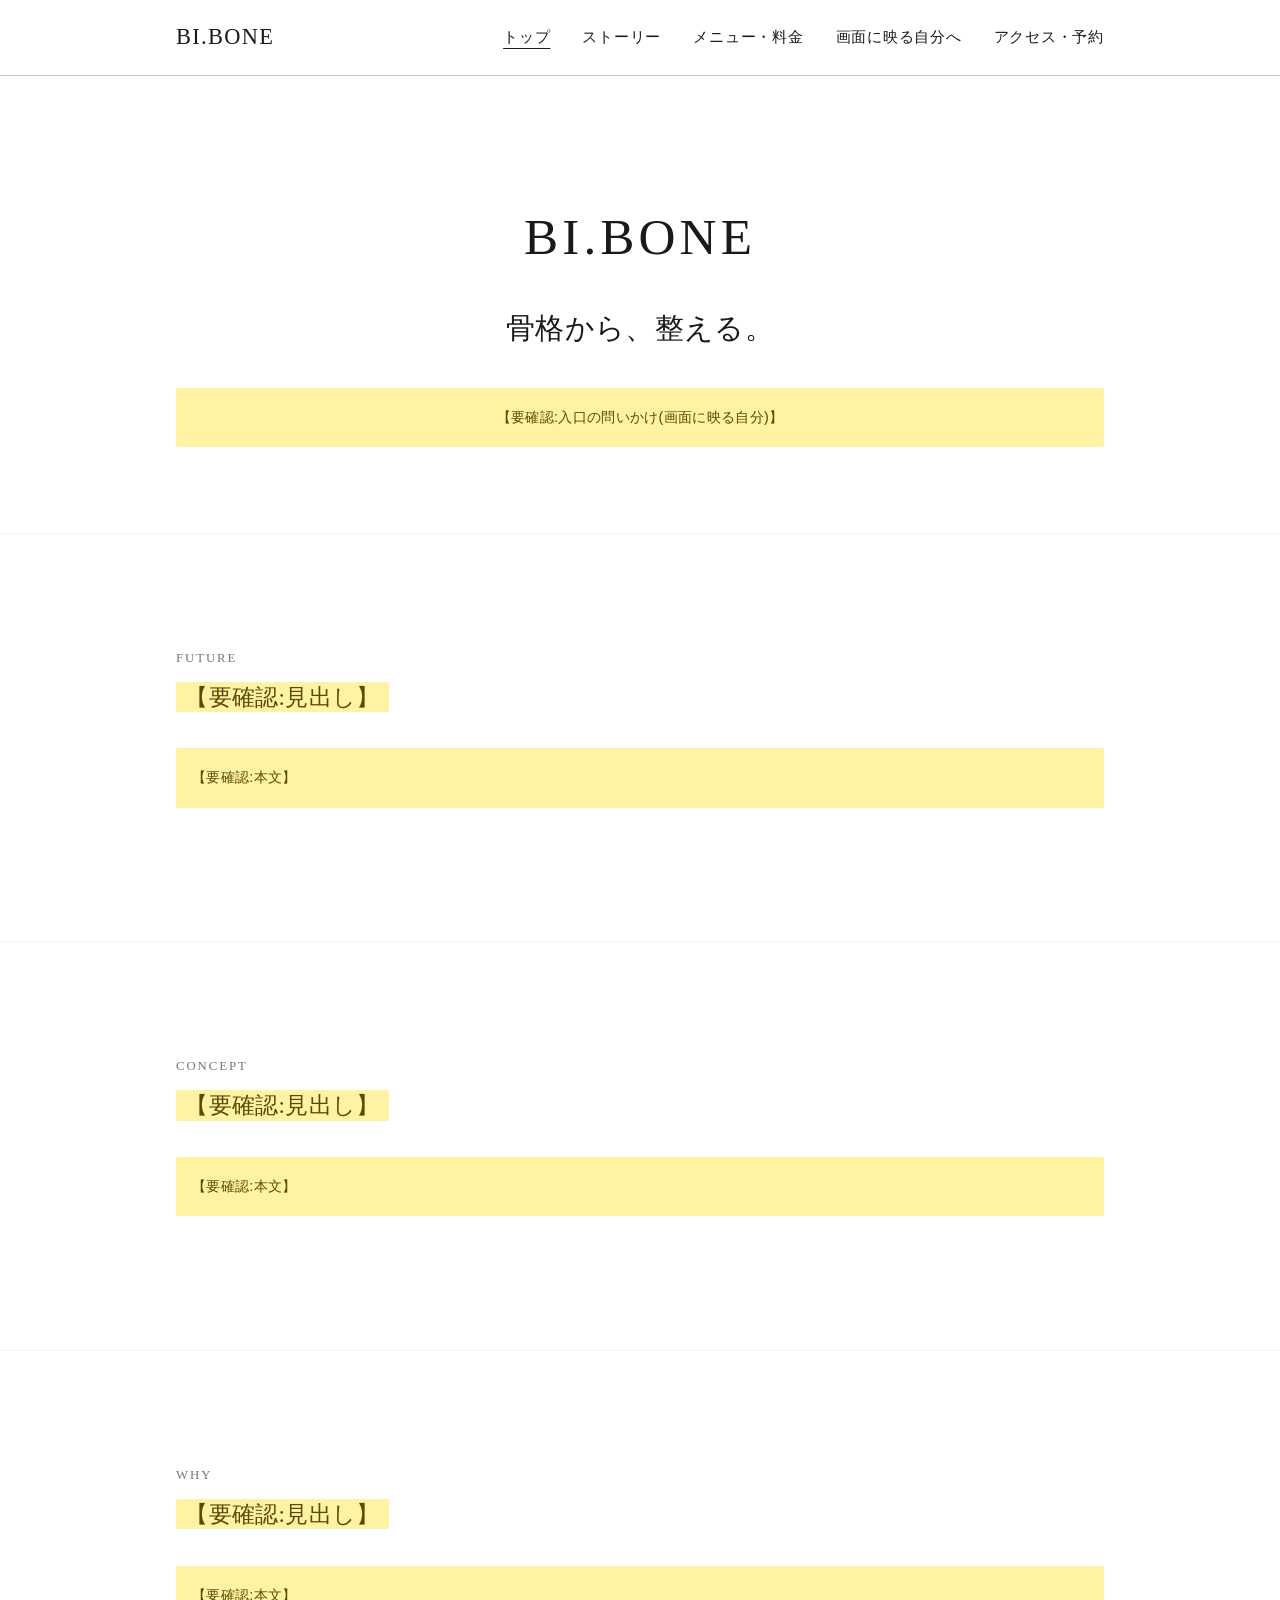
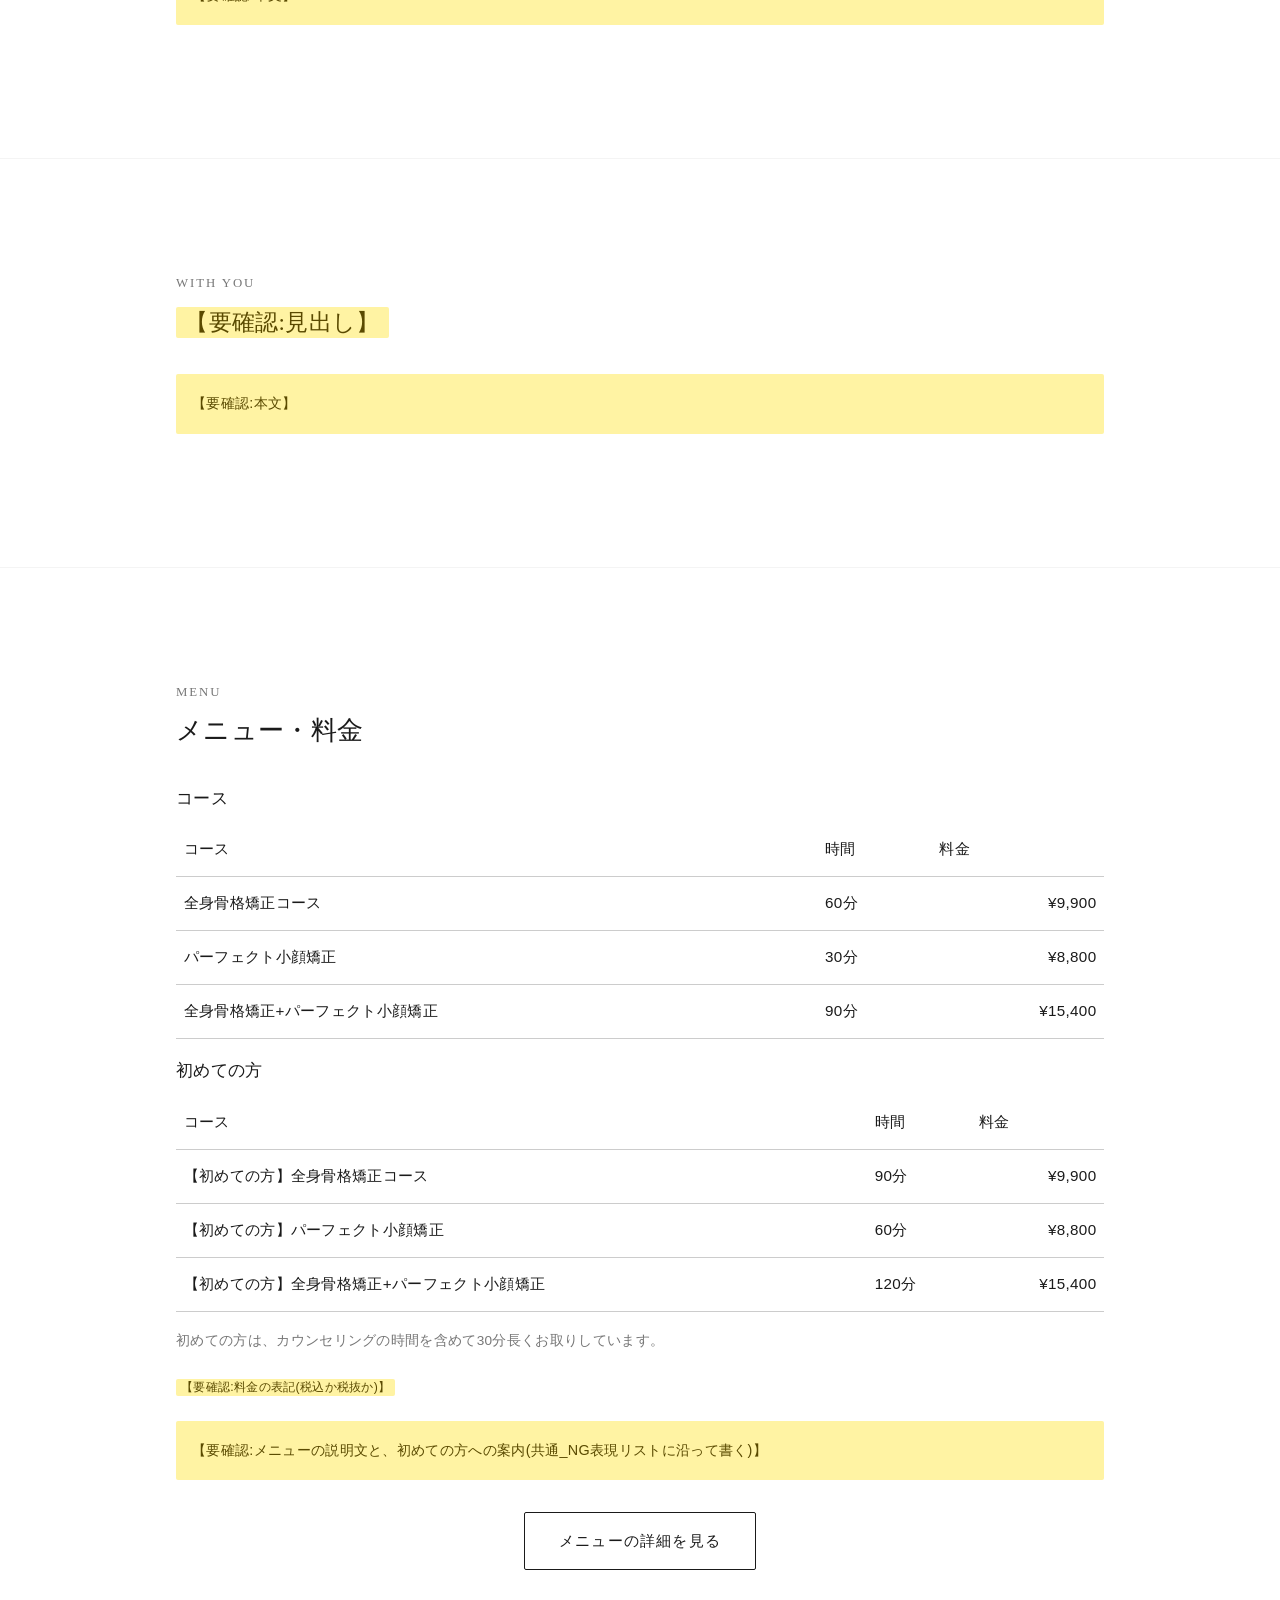
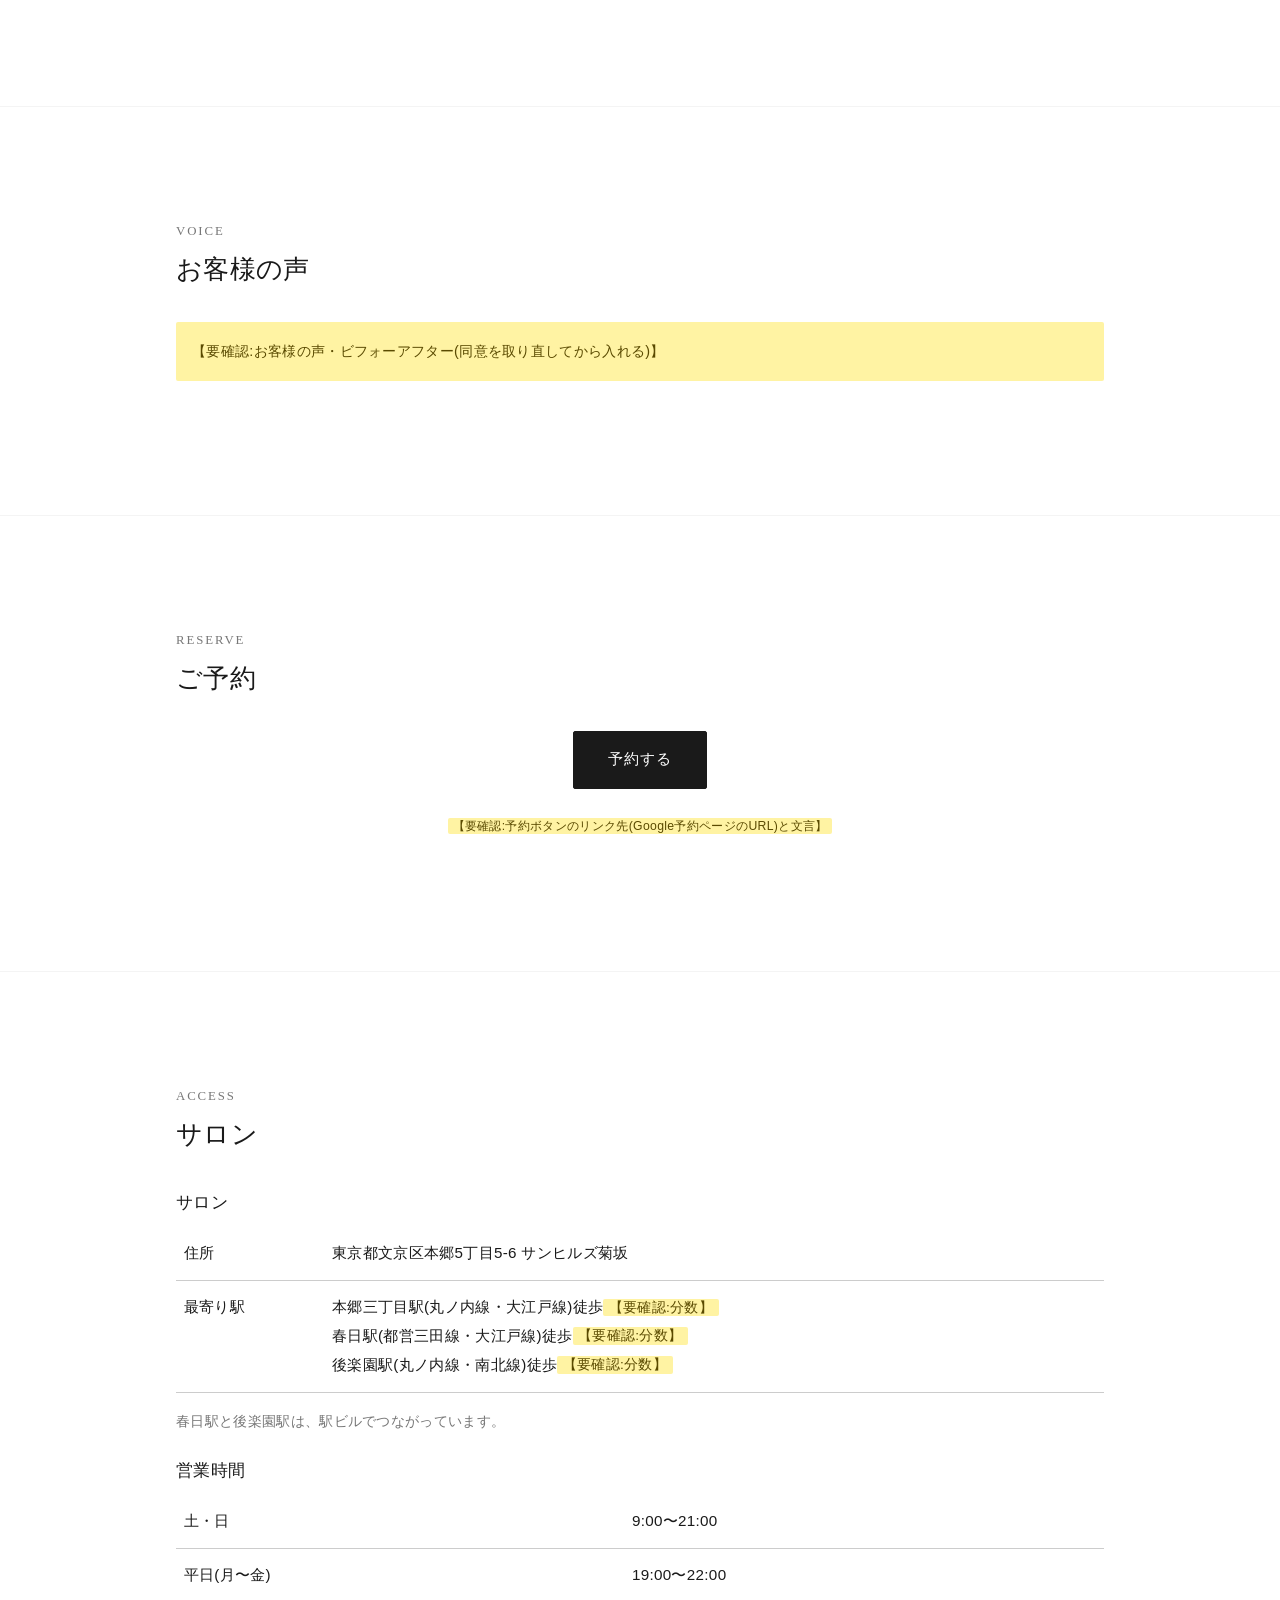
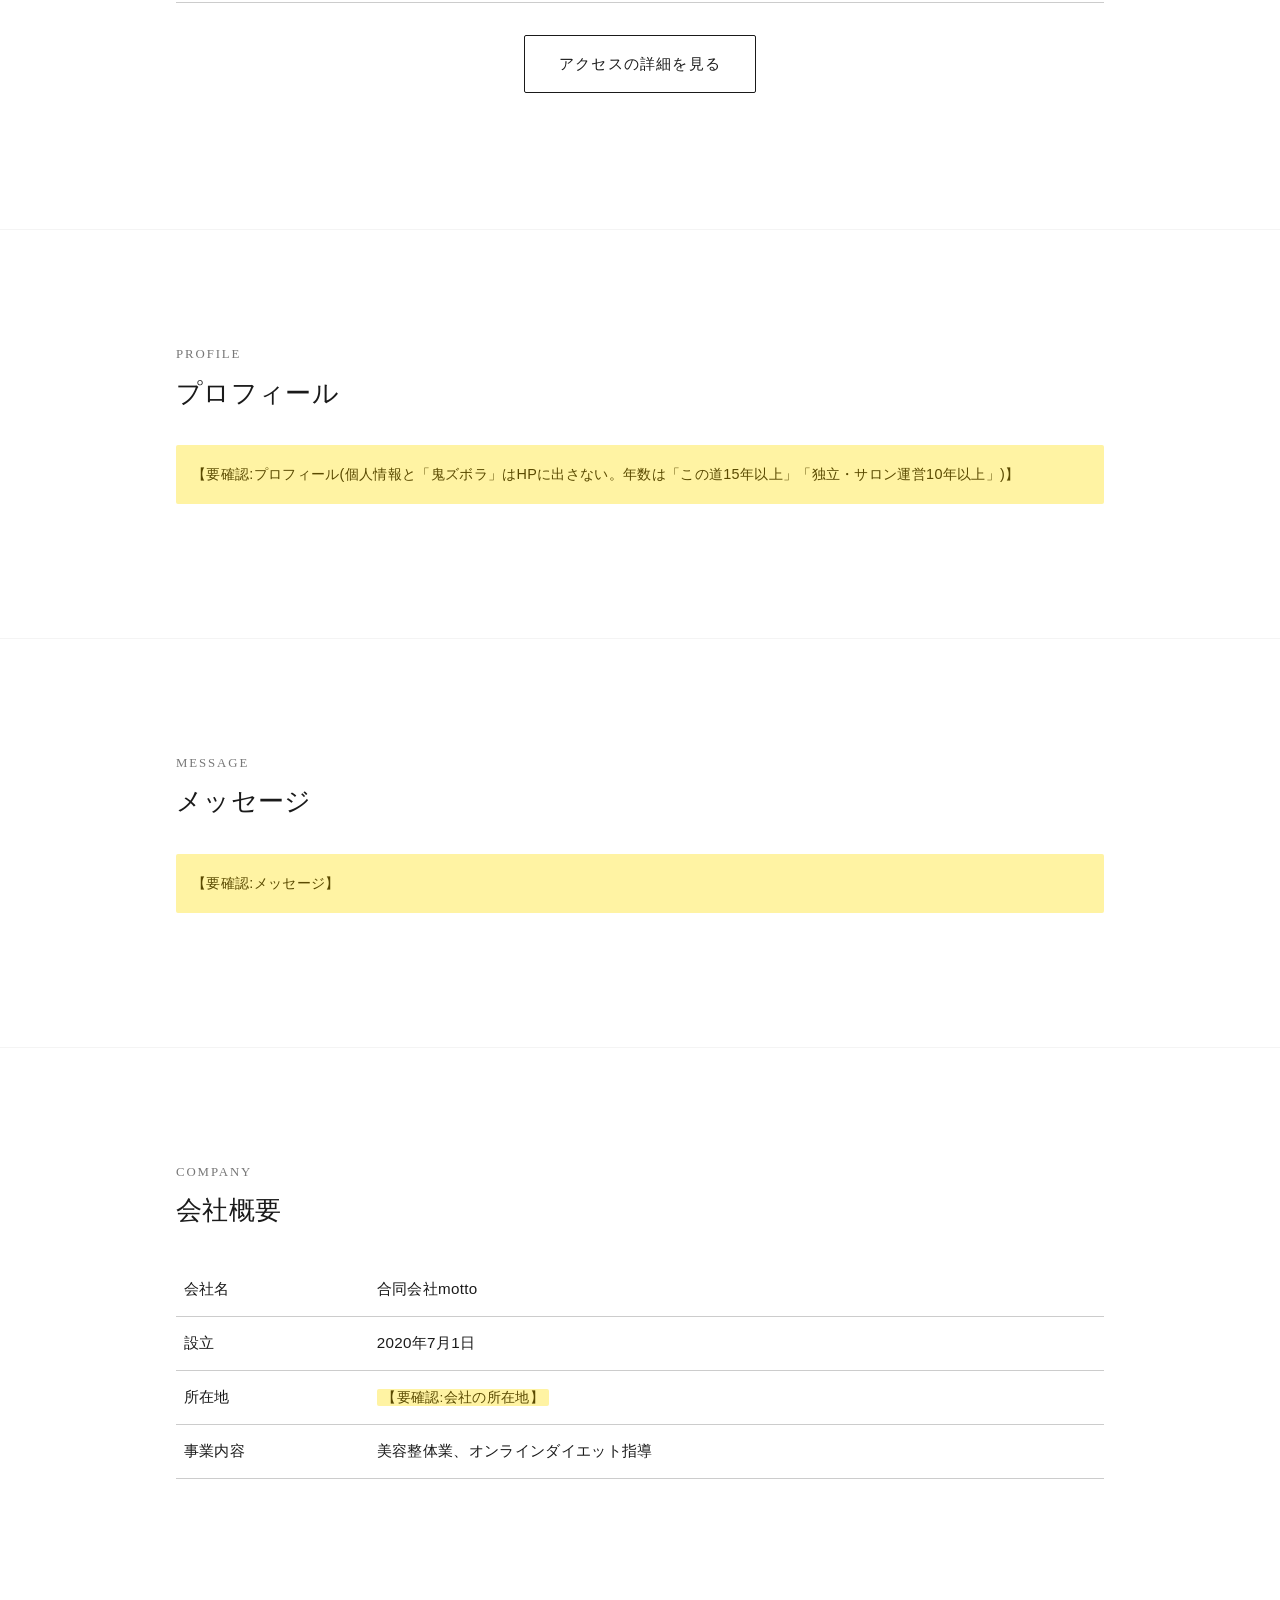
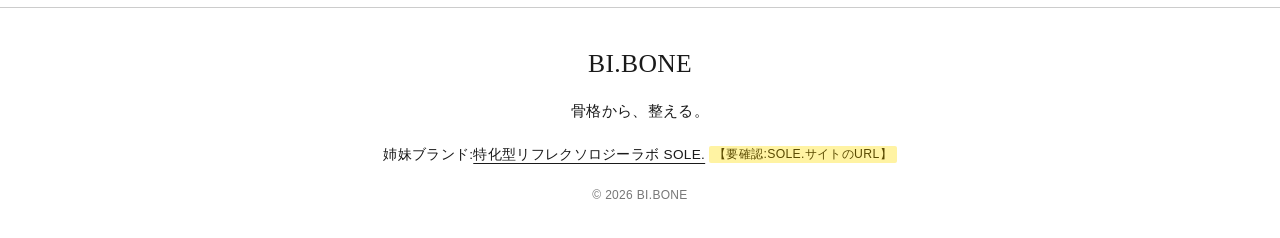
<file: index.html>
<!DOCTYPE html>
<html lang="ja">
<head>
<meta charset="UTF-8">
<meta name="viewport" content="width=device-width, initial-scale=1.0">
<!-- 公開前のため、検索エンジンに載せない。公開時に市川さんの判断で外す -->
<meta name="robots" content="noindex, nofollow">
<title>BI.BONE | 骨格から、整える。</title>
<!-- 【要確認:meta description】 -->
<!-- 【要確認:OGP画像・OGPの文言】 -->
<!-- 【要確認:favicon】 -->
<!-- 【要確認:Webフォント(未定のため読み込んでいない)】 -->
<link rel="stylesheet" href="assets/css/variables.css">
<link rel="stylesheet" href="assets/css/base.css">
<link rel="stylesheet" href="assets/css/components.css">
<link rel="stylesheet" href="assets/css/pages/index.css">
</head>
<body>

<header class="site-header">
  <div class="container site-header__inner">
    <a href="index.html" class="logo">BI.BONE</a>
    <button class="nav-toggle" aria-label="メニューを開く" aria-expanded="false" aria-controls="site-nav">
      <span></span><span></span><span></span>
    </button>
    <nav id="site-nav" class="site-nav">
      <ul>
        <li><a href="index.html" class="is-active" aria-current="page">トップ</a></li>
        <li><a href="story.html">ストーリー</a></li>
        <li><a href="menu.html">メニュー・料金</a></li>
        <li><a href="screen.html">画面に映る自分へ</a></li>
        <li><a href="access.html">アクセス・予約</a></li>
      </ul>
    </nav>
  </div>
</header>

<main>

  <section class="hero" id="hero">
    <div class="container">
      <!-- 旧LP #1「今」痩せなくて、いつ痩せるの。→ ファーストビュー -->
      <!-- あとで書く中身の方向:入口「画面に映る自分」の問いかけ -->
      <p class="hero__logo">BI.BONE</p>
      <p class="hero__tagline">骨格から、整える。</p>
      <span class="todo-block">【要確認:入口の問いかけ(画面に映る自分)】</span>
    </div>
  </section>
  <section id="future">
    <div class="container">
    <!-- あとで書く中身の方向:旧LP #2。変わったあとの「見え方・印象」の話。効果の約束はしない -->
      <div class="section-heading">
        <span class="section-heading__label">FUTURE</span>
        <h2 class="section-heading__title"><span class="todo">【要確認:見出し】</span></h2>
      </div>
      <span class="todo-block">【要確認:本文】</span>
    </div>
  </section>
  <section id="core">
    <div class="container">
    <!-- あとで書く中身の方向:旧LP #3。核:頑張りではなく、構造で支える。教義ワード「任せる」「土台」 -->
      <div class="section-heading">
        <span class="section-heading__label">CONCEPT</span>
        <h2 class="section-heading__title"><span class="todo">【要確認:見出し】</span></h2>
      </div>
      <span class="todo-block">【要確認:本文】</span>
    </div>
  </section>
  <section id="why">
    <div class="container">
    <!-- あとで書く中身の方向:旧LP #4。意志や筋力だけに頼らない、という話。他の施術・エステ・ジムは否定しない -->
      <div class="section-heading">
        <span class="section-heading__label">WHY</span>
        <h2 class="section-heading__title"><span class="todo">【要確認:見出し】</span></h2>
      </div>
      <span class="todo-block">【要確認:本文】</span>
    </div>
  </section>
  <section id="together">
    <div class="container">
    <!-- あとで書く中身の方向:旧LP #5。一人でやらない、仕組みと環境で続ける。「誰でもできる」は使わない -->
      <div class="section-heading">
        <span class="section-heading__label">WITH YOU</span>
        <h2 class="section-heading__title"><span class="todo">【要確認:見出し】</span></h2>
      </div>
      <span class="todo-block">【要確認:本文】</span>
    </div>
  </section>
  <section id="menu">
    <div class="container">
    <!-- あとで書く中身の方向:旧LP #6 -->
      <div class="section-heading">
        <span class="section-heading__label">MENU</span>
        <h2 class="section-heading__title">メニュー・料金</h2>
      </div>
      <table class="data-table">
        <caption>コース</caption>
        <thead><tr><th scope="col">コース</th><th scope="col">時間</th><th scope="col">料金</th></tr></thead>
        <tbody>
          <tr><th scope="row">全身骨格矯正コース</th><td>60分</td><td class="num">¥9,900</td></tr>
          <tr><th scope="row">パーフェクト小顔矯正</th><td>30分</td><td class="num">¥8,800</td></tr>
          <tr><th scope="row">全身骨格矯正+パーフェクト小顔矯正</th><td>90分</td><td class="num">¥15,400</td></tr>
        </tbody>
      </table>
      <table class="data-table">
        <caption>初めての方</caption>
        <thead><tr><th scope="col">コース</th><th scope="col">時間</th><th scope="col">料金</th></tr></thead>
        <tbody>
          <tr><th scope="row">【初めての方】全身骨格矯正コース</th><td>90分</td><td class="num">¥9,900</td></tr>
          <tr><th scope="row">【初めての方】パーフェクト小顔矯正</th><td>60分</td><td class="num">¥8,800</td></tr>
          <tr><th scope="row">【初めての方】全身骨格矯正+パーフェクト小顔矯正</th><td>120分</td><td class="num">¥15,400</td></tr>
        </tbody>
      </table>
      <p class="note">初めての方は、カウンセリングの時間を含めて30分長くお取りしています。</p>
      <p class="note"><span class="todo">【要確認:料金の表記(税込か税抜か)】</span></p>
      <span class="todo-block">【要確認:メニューの説明文と、初めての方への案内(共通_NG表現リストに沿って書く)】</span>
      <p class="cta"><a href="menu.html" class="btn btn--outline">メニューの詳細を見る</a></p>
    </div>
  </section>
  <section id="voice">
    <div class="container">
    <!-- あとで書く中身の方向:旧LP #7 -->
      <div class="section-heading">
        <span class="section-heading__label">VOICE</span>
        <h2 class="section-heading__title">お客様の声</h2>
      </div>
      <span class="todo-block">【要確認:お客様の声・ビフォーアフター(同意を取り直してから入れる)】</span>
    </div>
  </section>
  <section id="reserve">
    <div class="container">
    <!-- あとで書く中身の方向:旧LP #8 -->
      <div class="section-heading">
        <span class="section-heading__label">RESERVE</span>
        <h2 class="section-heading__title">ご予約</h2>
      </div>
      <p class="cta"><a href="#" class="btn btn--primary">予約する</a></p>
      <p class="note" style="text-align:center"><span class="todo">【要確認:予約ボタンのリンク先(Google予約ページのURL)と文言】</span></p>
    </div>
  </section>
  <section id="access">
    <div class="container">
    <!-- あとで書く中身の方向:旧LP #9 -->
      <div class="section-heading">
        <span class="section-heading__label">ACCESS</span>
        <h2 class="section-heading__title">サロン</h2>
      </div>
      <table class="data-table">
        <caption>サロン</caption>
        <tbody>
          <tr><th scope="row">住所</th><td>東京都文京区本郷5丁目5-6 サンヒルズ菊坂</td></tr>
          <tr><th scope="row">最寄り駅</th><td>
            本郷三丁目駅(丸ノ内線・大江戸線)徒歩<span class="todo">【要確認:分数】</span><br>
            春日駅(都営三田線・大江戸線)徒歩<span class="todo">【要確認:分数】</span><br>
            後楽園駅(丸ノ内線・南北線)徒歩<span class="todo">【要確認:分数】</span>
          </td></tr>
        </tbody>
      </table>
      <p class="note">春日駅と後楽園駅は、駅ビルでつながっています。</p>
      <!-- 徒歩分数は、実際に歩いて測った時間を入れる(概算は使わない) -->
      <table class="data-table">
        <caption>営業時間</caption>
        <tbody>
          <tr><th scope="row">土・日</th><td>9:00〜21:00</td></tr>
          <tr><th scope="row">平日(月〜金)</th><td>19:00〜22:00</td></tr>
        </tbody>
      </table>
      <p class="cta"><a href="access.html" class="btn btn--outline">アクセスの詳細を見る</a></p>
    </div>
  </section>
  <section id="profile">
    <div class="container">
    <!-- あとで書く中身の方向:旧LP #10 -->
      <div class="section-heading">
        <span class="section-heading__label">PROFILE</span>
        <h2 class="section-heading__title">プロフィール</h2>
      </div>
      <span class="todo-block">【要確認:プロフィール(個人情報と「鬼ズボラ」はHPに出さない。年数は「この道15年以上」「独立・サロン運営10年以上」)】</span>
    </div>
  </section>
  <section id="message">
    <div class="container">
    <!-- あとで書く中身の方向:旧LP #11 -->
      <div class="section-heading">
        <span class="section-heading__label">MESSAGE</span>
        <h2 class="section-heading__title">メッセージ</h2>
      </div>
      <span class="todo-block">【要確認:メッセージ】</span>
    </div>
  </section>
  <section id="company">
    <div class="container">
    <!-- あとで書く中身の方向:旧LP #12 -->
      <div class="section-heading">
        <span class="section-heading__label">COMPANY</span>
        <h2 class="section-heading__title">会社概要</h2>
      </div>
      <table class="data-table">
        <tbody>
          <tr><th scope="row">会社名</th><td>合同会社motto</td></tr>
          <tr><th scope="row">設立</th><td>2020年7月1日</td></tr>
          <tr><th scope="row">所在地</th><td><span class="todo">【要確認:会社の所在地】</span></td></tr>
          <tr><th scope="row">事業内容</th><td>美容整体業、オンラインダイエット指導</td></tr>
        </tbody>
      </table>
    </div>
  </section>
</main>

<footer class="site-footer">
  <div class="container site-footer__inner">
    <p class="site-footer__logo">BI.BONE</p>
    <p class="site-footer__tagline">骨格から、整える。</p>
    <p class="site-footer__sister">姉妹ブランド:<a href="#">特化型リフレクソロジーラボ SOLE.</a> <span class="todo">【要確認:SOLE.サイトのURL】</span></p>
    <p class="site-footer__copy">&copy; 2026 BI.BONE</p>
  </div>
</footer>

<script src="assets/js/main.js"></script>
</body>
</html>
</file>
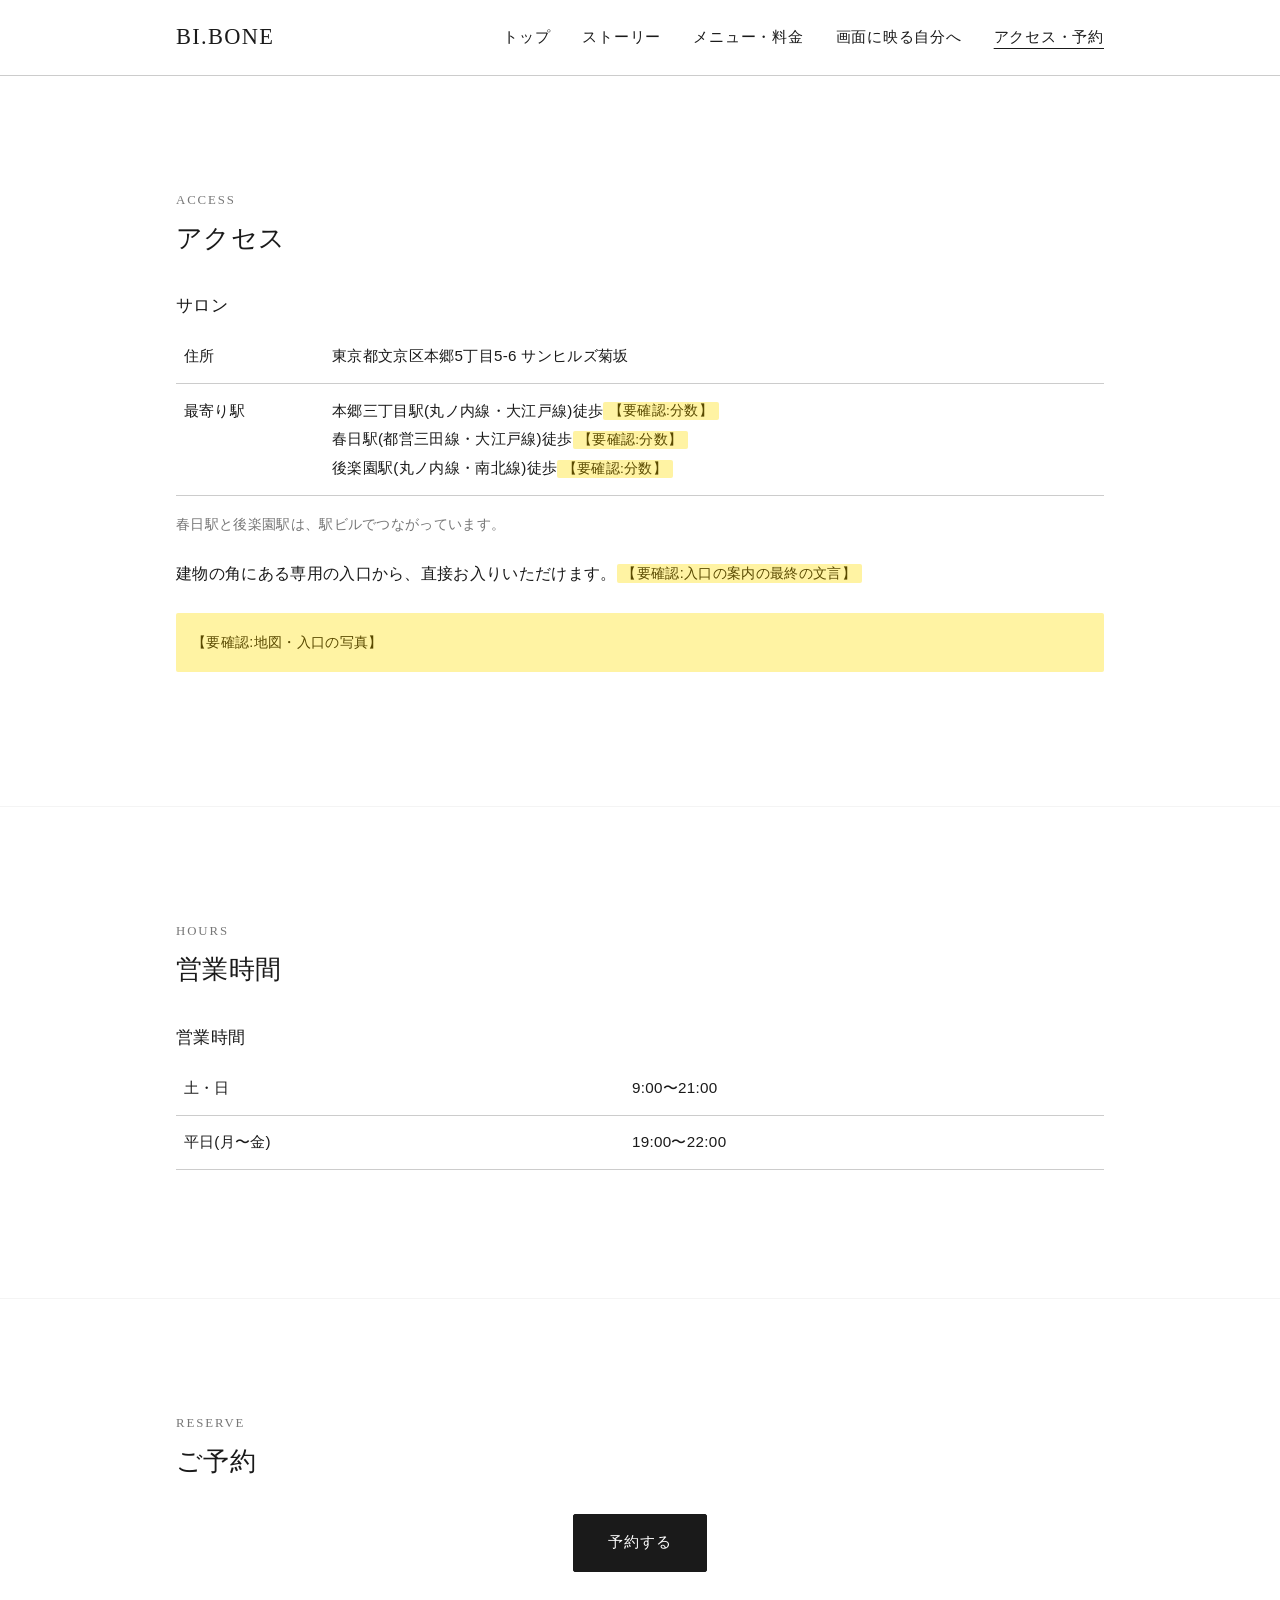
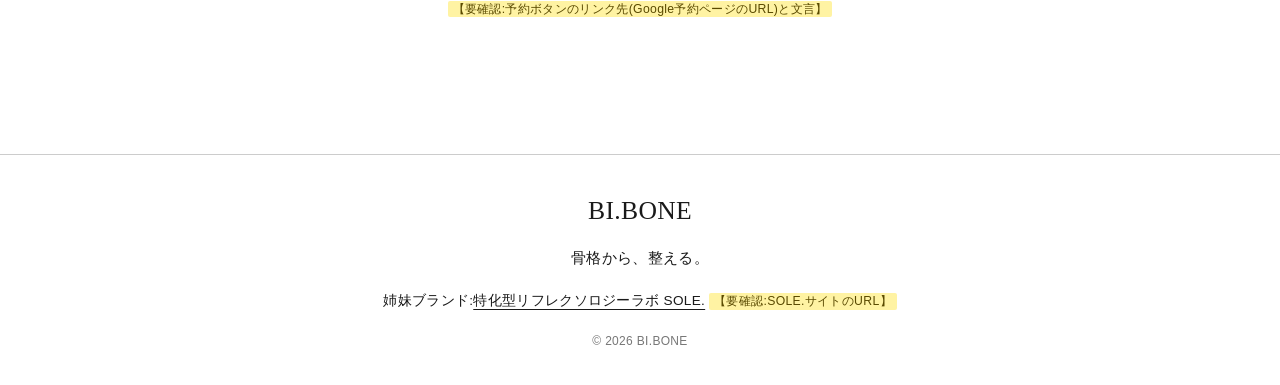
<file: access.html>
<!DOCTYPE html>
<html lang="ja">
<head>
<meta charset="UTF-8">
<meta name="viewport" content="width=device-width, initial-scale=1.0">
<!-- 公開前のため、検索エンジンに載せない。公開時に市川さんの判断で外す -->
<meta name="robots" content="noindex, nofollow">
<title>アクセス・予約 | BI.BONE</title>
<!-- 【要確認:meta description】 -->
<!-- 【要確認:OGP画像・OGPの文言】 -->
<!-- 【要確認:favicon】 -->
<!-- 【要確認:Webフォント(未定のため読み込んでいない)】 -->
<link rel="stylesheet" href="assets/css/variables.css">
<link rel="stylesheet" href="assets/css/base.css">
<link rel="stylesheet" href="assets/css/components.css">
<link rel="stylesheet" href="assets/css/pages/access.css">
</head>
<body>

<header class="site-header">
  <div class="container site-header__inner">
    <a href="index.html" class="logo">BI.BONE</a>
    <button class="nav-toggle" aria-label="メニューを開く" aria-expanded="false" aria-controls="site-nav">
      <span></span><span></span><span></span>
    </button>
    <nav id="site-nav" class="site-nav">
      <ul>
        <li><a href="index.html">トップ</a></li>
        <li><a href="story.html">ストーリー</a></li>
        <li><a href="menu.html">メニュー・料金</a></li>
        <li><a href="screen.html">画面に映る自分へ</a></li>
        <li><a href="access.html" class="is-active" aria-current="page">アクセス・予約</a></li>
      </ul>
    </nav>
  </div>
</header>

<main>

  <section id="access-info">
    <div class="container">
      <div class="section-heading">
        <span class="section-heading__label">ACCESS</span>
        <h2 class="section-heading__title">アクセス</h2>
      </div>
      <table class="data-table">
        <caption>サロン</caption>
        <tbody>
          <tr><th scope="row">住所</th><td>東京都文京区本郷5丁目5-6 サンヒルズ菊坂</td></tr>
          <tr><th scope="row">最寄り駅</th><td>
            本郷三丁目駅(丸ノ内線・大江戸線)徒歩<span class="todo">【要確認:分数】</span><br>
            春日駅(都営三田線・大江戸線)徒歩<span class="todo">【要確認:分数】</span><br>
            後楽園駅(丸ノ内線・南北線)徒歩<span class="todo">【要確認:分数】</span>
          </td></tr>
        </tbody>
      </table>
      <p class="note">春日駅と後楽園駅は、駅ビルでつながっています。</p>
      <!-- 徒歩分数は、実際に歩いて測った時間を入れる(概算は使わない) -->
      <p>建物の角にある専用の入口から、直接お入りいただけます。<span class="todo">【要確認:入口の案内の最終の文言】</span></p>
      <span class="todo-block">【要確認:地図・入口の写真】</span>
    </div>
  </section>
  <section id="access-hours">
    <div class="container">
      <div class="section-heading">
        <span class="section-heading__label">HOURS</span>
        <h2 class="section-heading__title">営業時間</h2>
      </div>
      <table class="data-table">
        <caption>営業時間</caption>
        <tbody>
          <tr><th scope="row">土・日</th><td>9:00〜21:00</td></tr>
          <tr><th scope="row">平日(月〜金)</th><td>19:00〜22:00</td></tr>
        </tbody>
      </table>
    </div>
  </section>
  <section id="access-reserve">
    <div class="container">
      <div class="section-heading">
        <span class="section-heading__label">RESERVE</span>
        <h2 class="section-heading__title">ご予約</h2>
      </div>
      <p class="cta"><a href="#" class="btn btn--primary">予約する</a></p>
      <p class="note" style="text-align:center"><span class="todo">【要確認:予約ボタンのリンク先(Google予約ページのURL)と文言】</span></p>
    </div>
  </section>
</main>

<footer class="site-footer">
  <div class="container site-footer__inner">
    <p class="site-footer__logo">BI.BONE</p>
    <p class="site-footer__tagline">骨格から、整える。</p>
    <p class="site-footer__sister">姉妹ブランド:<a href="#">特化型リフレクソロジーラボ SOLE.</a> <span class="todo">【要確認:SOLE.サイトのURL】</span></p>
    <p class="site-footer__copy">&copy; 2026 BI.BONE</p>
  </div>
</footer>

<script src="assets/js/main.js"></script>
</body>
</html>
</file>
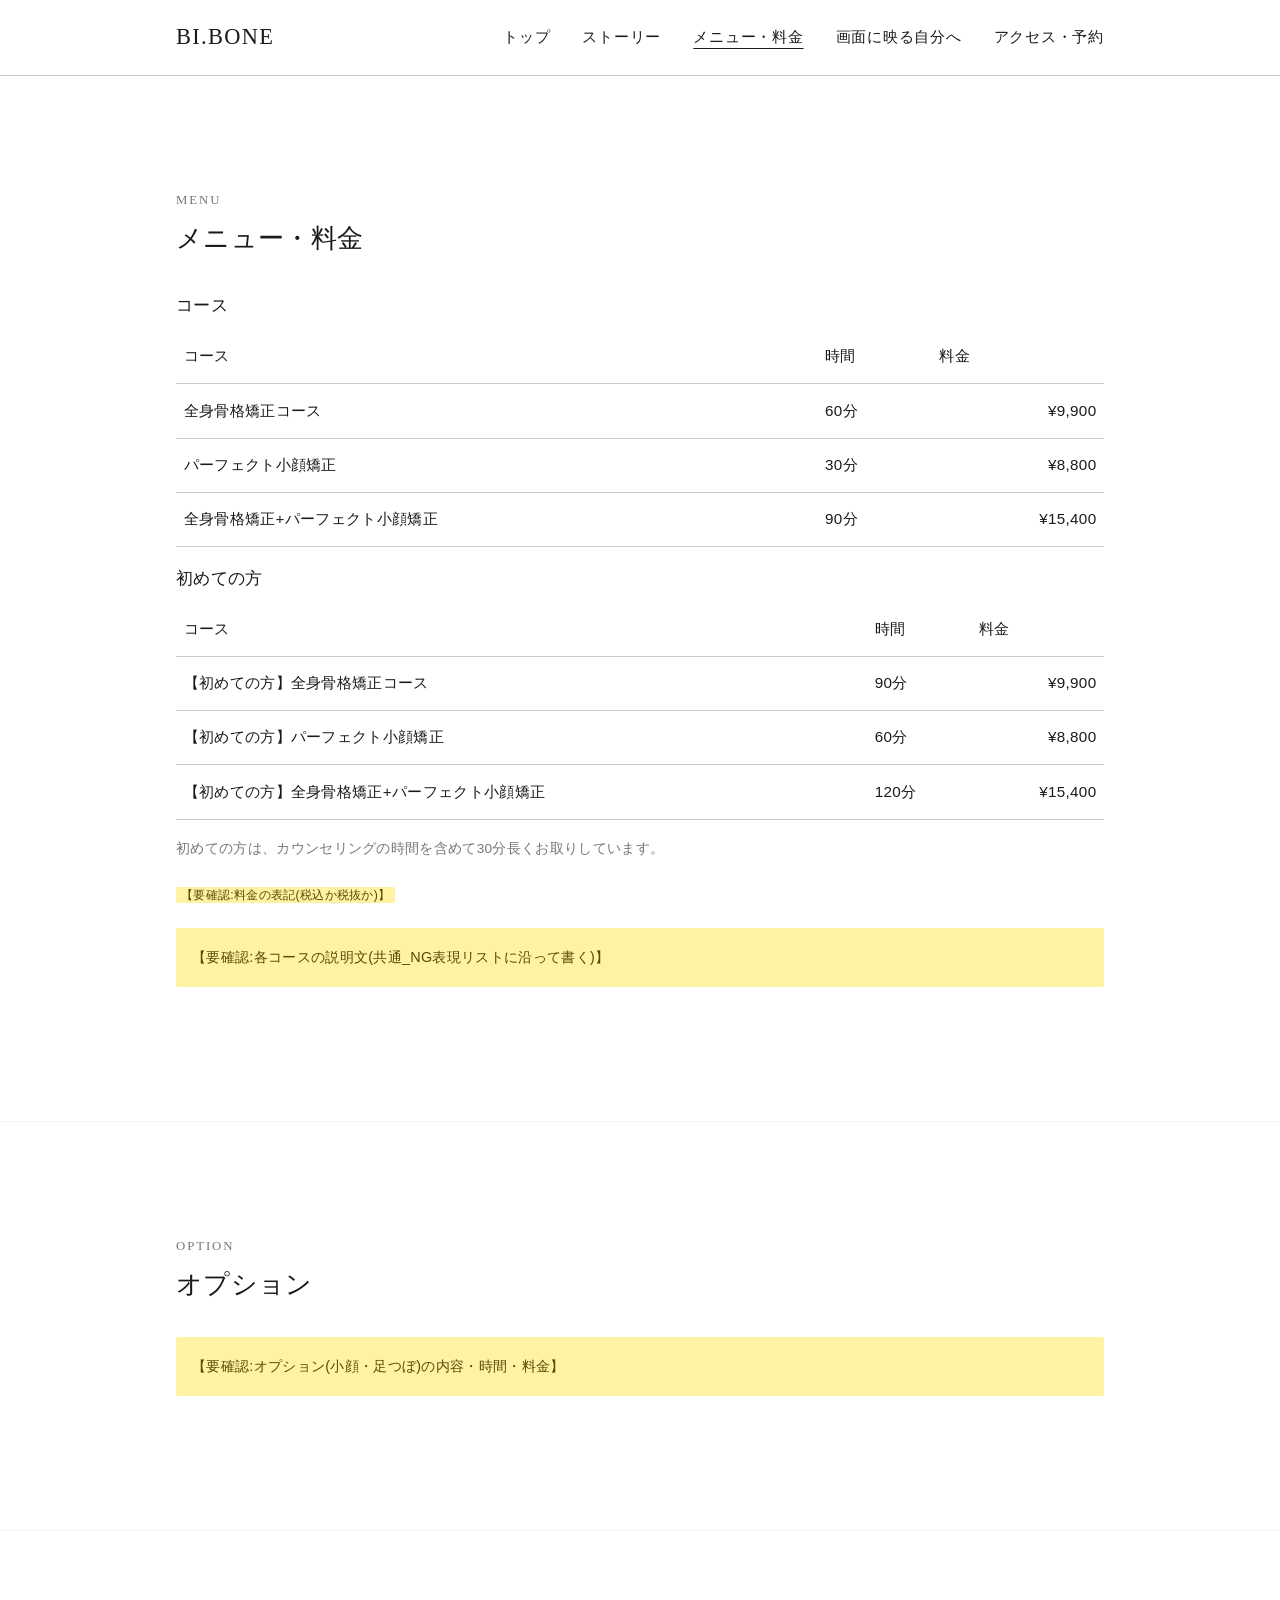
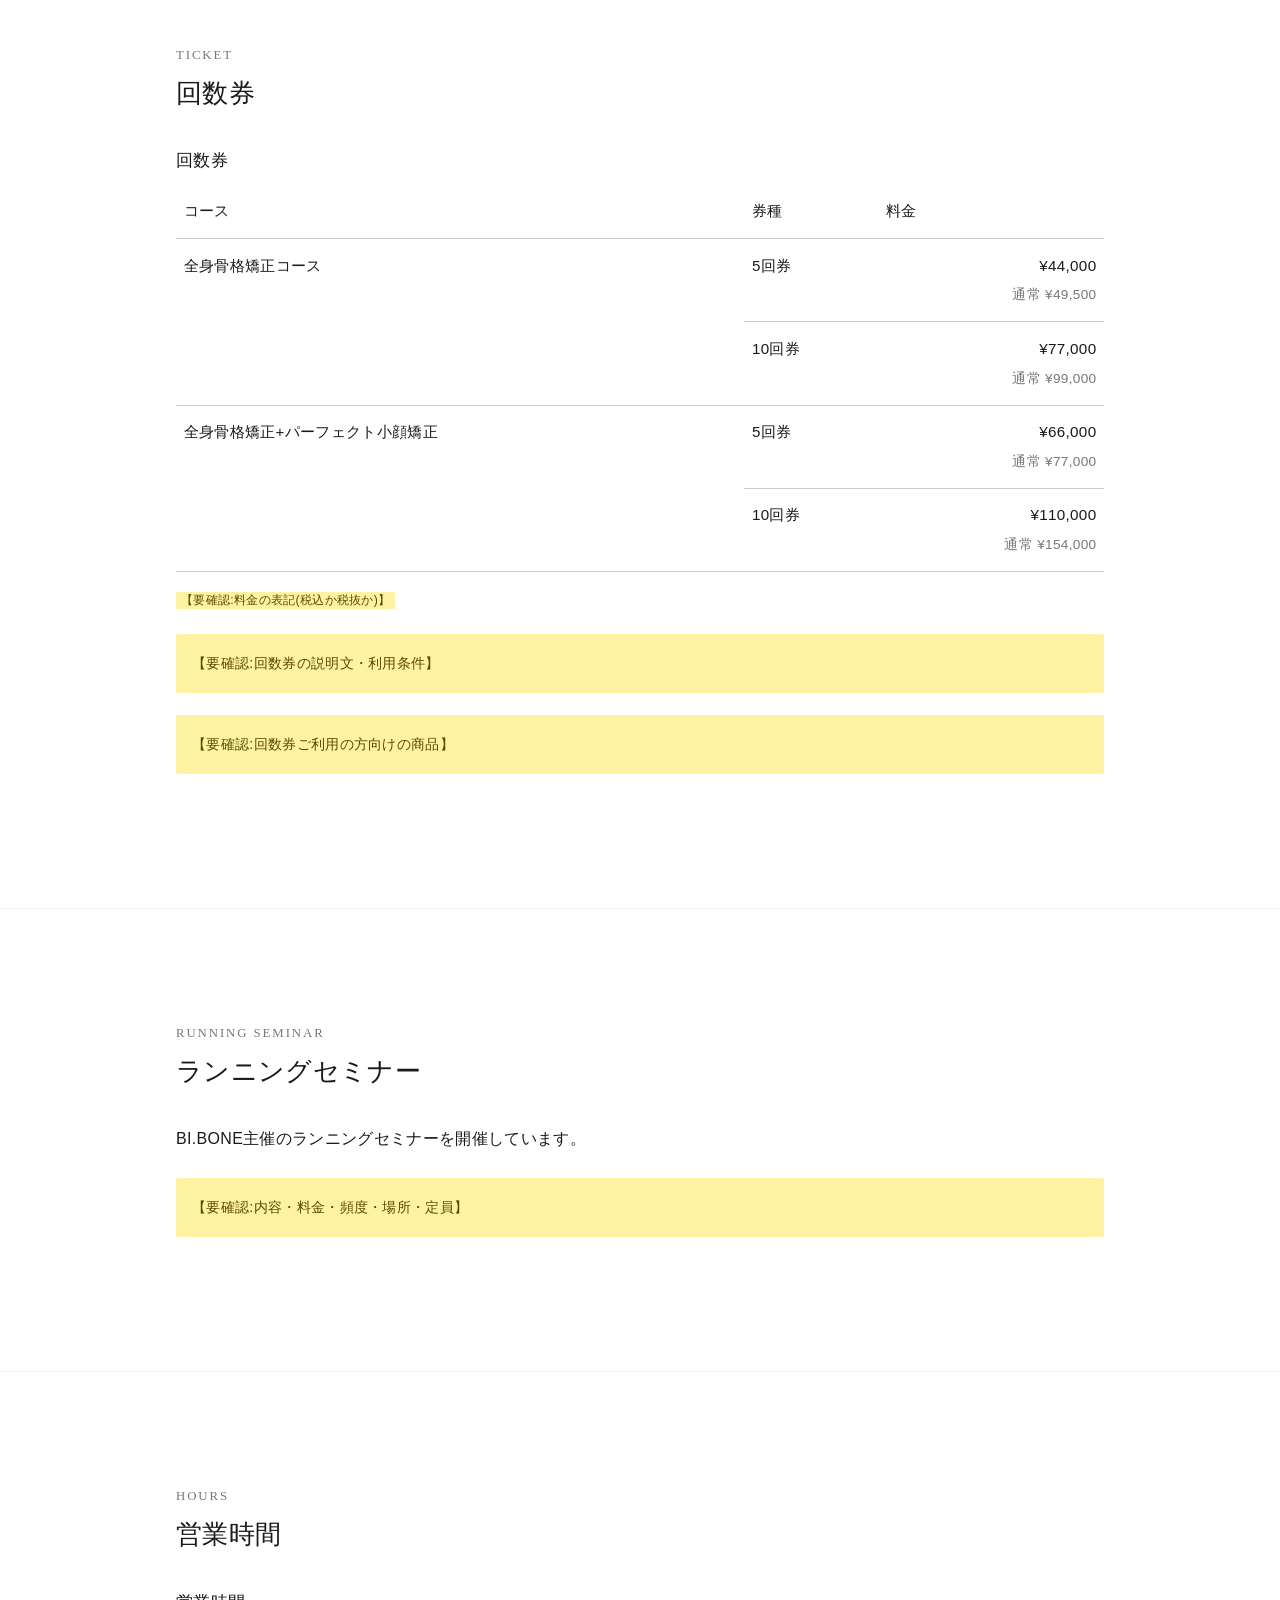
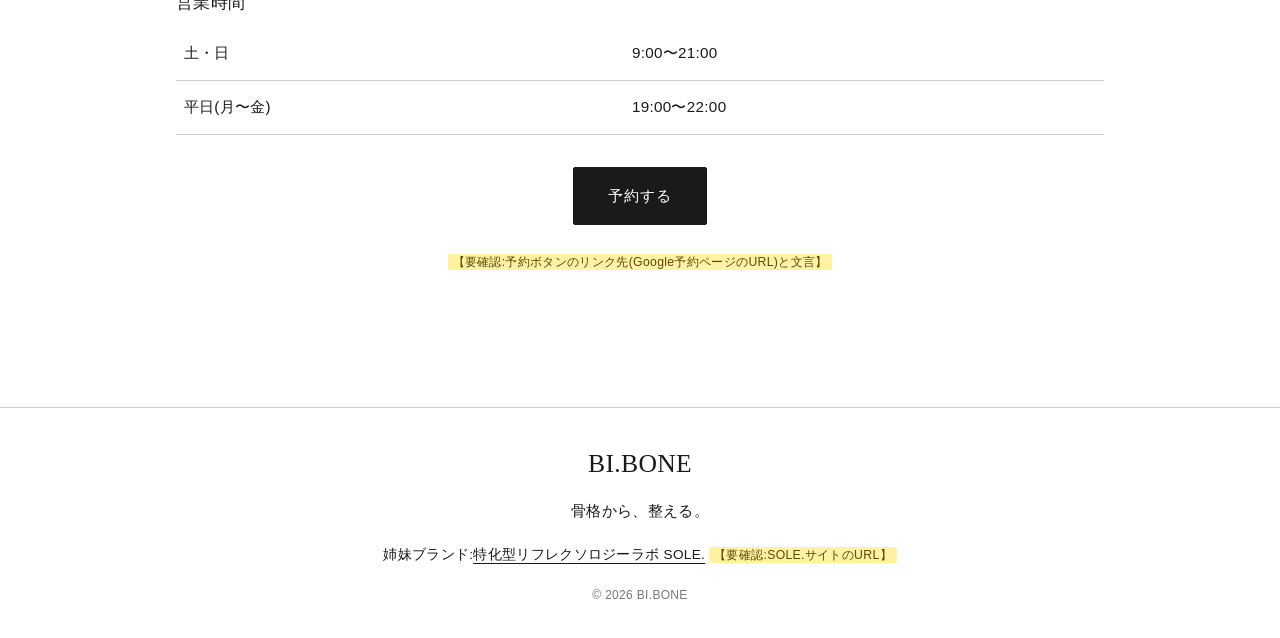
<file: menu.html>
<!DOCTYPE html>
<html lang="ja">
<head>
<meta charset="UTF-8">
<meta name="viewport" content="width=device-width, initial-scale=1.0">
<!-- 公開前のため、検索エンジンに載せない。公開時に市川さんの判断で外す -->
<meta name="robots" content="noindex, nofollow">
<title>メニュー・料金 | BI.BONE</title>
<!-- 【要確認:meta description】 -->
<!-- 【要確認:OGP画像・OGPの文言】 -->
<!-- 【要確認:favicon】 -->
<!-- 【要確認:Webフォント(未定のため読み込んでいない)】 -->
<link rel="stylesheet" href="assets/css/variables.css">
<link rel="stylesheet" href="assets/css/base.css">
<link rel="stylesheet" href="assets/css/components.css">
<link rel="stylesheet" href="assets/css/pages/menu.css">
</head>
<body>

<header class="site-header">
  <div class="container site-header__inner">
    <a href="index.html" class="logo">BI.BONE</a>
    <button class="nav-toggle" aria-label="メニューを開く" aria-expanded="false" aria-controls="site-nav">
      <span></span><span></span><span></span>
    </button>
    <nav id="site-nav" class="site-nav">
      <ul>
        <li><a href="index.html">トップ</a></li>
        <li><a href="story.html">ストーリー</a></li>
        <li><a href="menu.html" class="is-active" aria-current="page">メニュー・料金</a></li>
        <li><a href="screen.html">画面に映る自分へ</a></li>
        <li><a href="access.html">アクセス・予約</a></li>
      </ul>
    </nav>
  </div>
</header>

<main>

  <section id="courses">
    <div class="container">
      <div class="section-heading">
        <span class="section-heading__label">MENU</span>
        <h2 class="section-heading__title">メニュー・料金</h2>
      </div>
      <table class="data-table">
        <caption>コース</caption>
        <thead><tr><th scope="col">コース</th><th scope="col">時間</th><th scope="col">料金</th></tr></thead>
        <tbody>
          <tr><th scope="row">全身骨格矯正コース</th><td>60分</td><td class="num">¥9,900</td></tr>
          <tr><th scope="row">パーフェクト小顔矯正</th><td>30分</td><td class="num">¥8,800</td></tr>
          <tr><th scope="row">全身骨格矯正+パーフェクト小顔矯正</th><td>90分</td><td class="num">¥15,400</td></tr>
        </tbody>
      </table>
      <table class="data-table">
        <caption>初めての方</caption>
        <thead><tr><th scope="col">コース</th><th scope="col">時間</th><th scope="col">料金</th></tr></thead>
        <tbody>
          <tr><th scope="row">【初めての方】全身骨格矯正コース</th><td>90分</td><td class="num">¥9,900</td></tr>
          <tr><th scope="row">【初めての方】パーフェクト小顔矯正</th><td>60分</td><td class="num">¥8,800</td></tr>
          <tr><th scope="row">【初めての方】全身骨格矯正+パーフェクト小顔矯正</th><td>120分</td><td class="num">¥15,400</td></tr>
        </tbody>
      </table>
      <p class="note">初めての方は、カウンセリングの時間を含めて30分長くお取りしています。</p>
      <p class="note"><span class="todo">【要確認:料金の表記(税込か税抜か)】</span></p>
      <span class="todo-block">【要確認:各コースの説明文(共通_NG表現リストに沿って書く)】</span>
    </div>
  </section>
  <section id="options">
    <div class="container">
      <div class="section-heading">
        <span class="section-heading__label">OPTION</span>
        <h2 class="section-heading__title">オプション</h2>
      </div>
      <span class="todo-block">【要確認:オプション(小顔・足つぼ)の内容・時間・料金】</span>
    </div>
  </section>
  <section id="tickets">
    <div class="container">
      <div class="section-heading">
        <span class="section-heading__label">TICKET</span>
        <h2 class="section-heading__title">回数券</h2>
      </div>
      <table class="data-table">
        <caption>回数券</caption>
        <thead><tr><th scope="col">コース</th><th scope="col">券種</th><th scope="col">料金</th></tr></thead>
        <tbody>
          <tr><th scope="row" rowspan="2">全身骨格矯正コース</th><td>5回券</td><td class="num">¥44,000<br><span class="note">通常 ¥49,500</span></td></tr>
          <tr><td>10回券</td><td class="num">¥77,000<br><span class="note">通常 ¥99,000</span></td></tr>
          <tr><th scope="row" rowspan="2">全身骨格矯正+パーフェクト小顔矯正</th><td>5回券</td><td class="num">¥66,000<br><span class="note">通常 ¥77,000</span></td></tr>
          <tr><td>10回券</td><td class="num">¥110,000<br><span class="note">通常 ¥154,000</span></td></tr>
        </tbody>
      </table>
      <p class="note"><span class="todo">【要確認:料金の表記(税込か税抜か)】</span></p>
      <span class="todo-block">【要確認:回数券の説明文・利用条件】</span>
      <span class="todo-block">【要確認:回数券ご利用の方向けの商品】</span>
    </div>
  </section>
  <section id="running">
    <div class="container">
    <!-- あとで書く中身の方向:ゴールは姿勢の改善とアンチエイジング。効果の約束はしない -->
      <div class="section-heading">
        <span class="section-heading__label">RUNNING SEMINAR</span>
        <h2 class="section-heading__title">ランニングセミナー</h2>
      </div>
      <p>BI.BONE主催のランニングセミナーを開催しています。</p>
      <span class="todo-block">【要確認:内容・料金・頻度・場所・定員】</span>
    </div>
  </section>
  <section id="menu-hours">
    <div class="container">
      <div class="section-heading">
        <span class="section-heading__label">HOURS</span>
        <h2 class="section-heading__title">営業時間</h2>
      </div>
      <table class="data-table">
        <caption>営業時間</caption>
        <tbody>
          <tr><th scope="row">土・日</th><td>9:00〜21:00</td></tr>
          <tr><th scope="row">平日(月〜金)</th><td>19:00〜22:00</td></tr>
        </tbody>
      </table>
      <p class="cta"><a href="#" class="btn btn--primary">予約する</a></p>
      <p class="note" style="text-align:center"><span class="todo">【要確認:予約ボタンのリンク先(Google予約ページのURL)と文言】</span></p>
    </div>
  </section>
</main>

<footer class="site-footer">
  <div class="container site-footer__inner">
    <p class="site-footer__logo">BI.BONE</p>
    <p class="site-footer__tagline">骨格から、整える。</p>
    <p class="site-footer__sister">姉妹ブランド:<a href="#">特化型リフレクソロジーラボ SOLE.</a> <span class="todo">【要確認:SOLE.サイトのURL】</span></p>
    <p class="site-footer__copy">&copy; 2026 BI.BONE</p>
  </div>
</footer>

<script src="assets/js/main.js"></script>
</body>
</html>
</file>
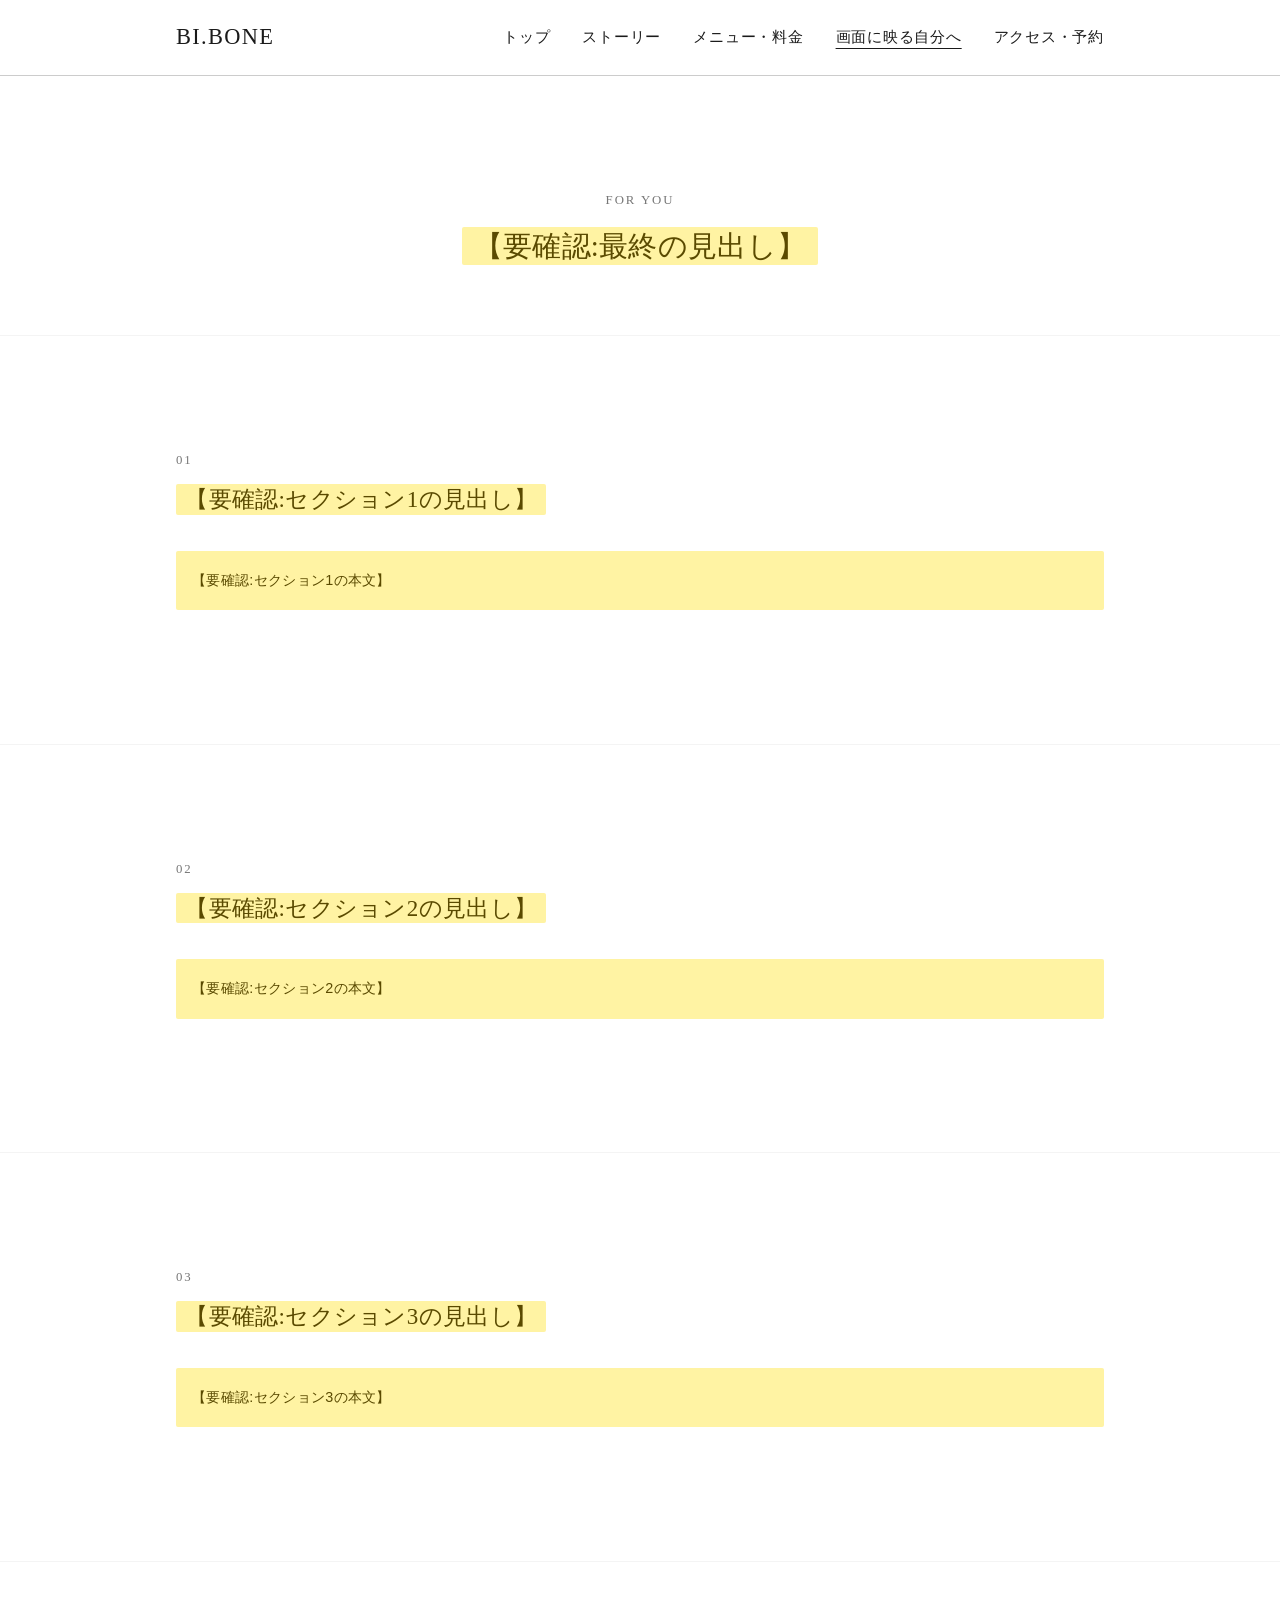
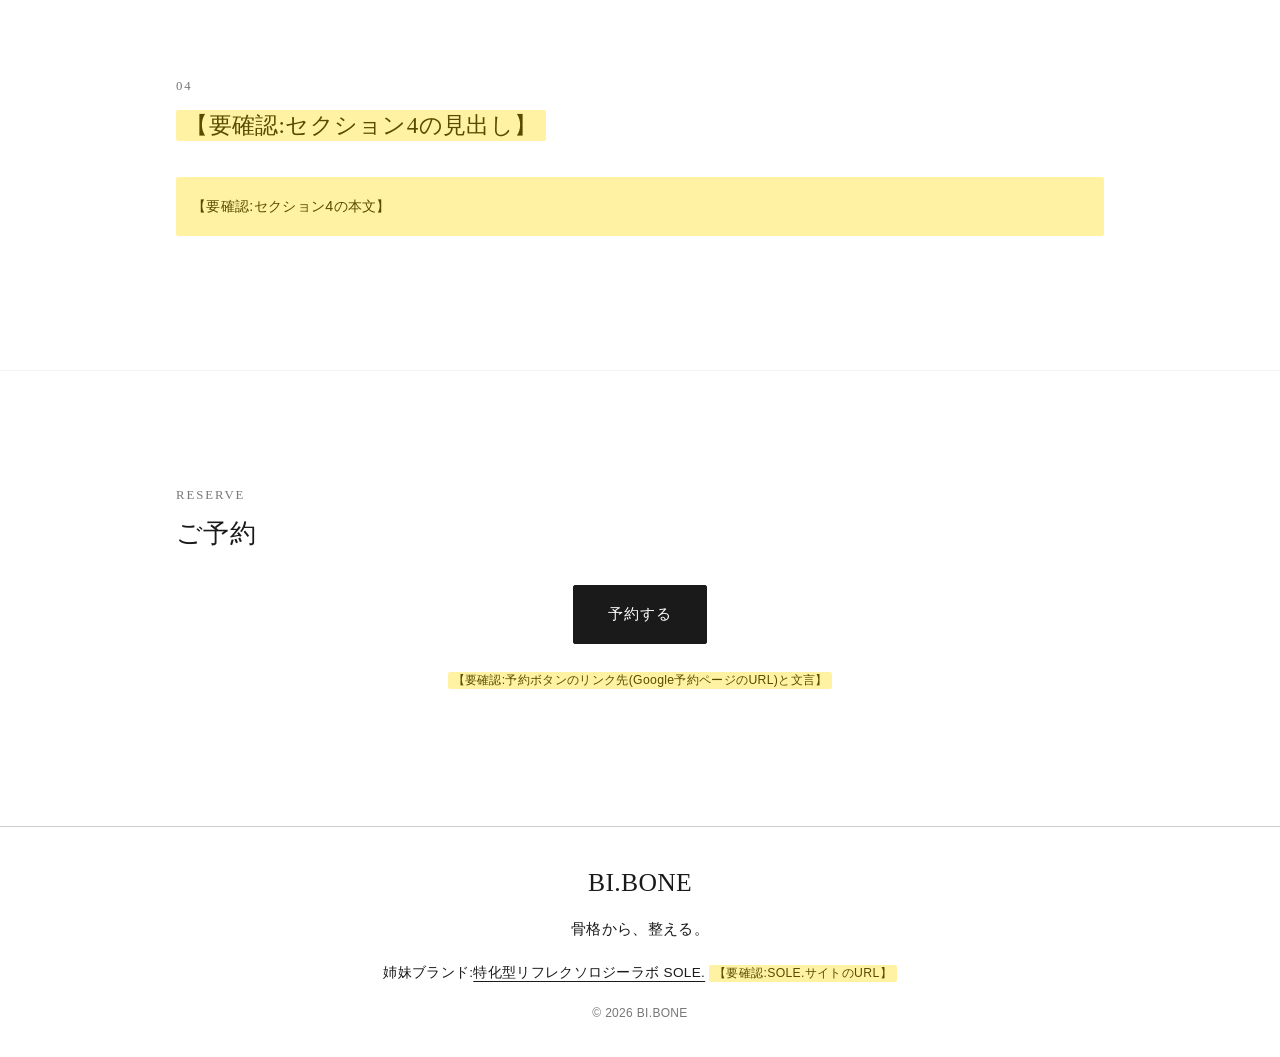
<file: screen.html>
<!DOCTYPE html>
<html lang="ja">
<head>
<meta charset="UTF-8">
<meta name="viewport" content="width=device-width, initial-scale=1.0">
<!-- 公開前のため、検索エンジンに載せない。公開時に市川さんの判断で外す -->
<meta name="robots" content="noindex, nofollow">
<title>画面に映る自分へ | BI.BONE</title>
<!-- 【要確認:meta description】 -->
<!-- 【要確認:OGP画像・OGPの文言】 -->
<!-- 【要確認:favicon】 -->
<!-- 【要確認:Webフォント(未定のため読み込んでいない)】 -->
<link rel="stylesheet" href="assets/css/variables.css">
<link rel="stylesheet" href="assets/css/base.css">
<link rel="stylesheet" href="assets/css/components.css">
<link rel="stylesheet" href="assets/css/pages/screen.css">
</head>
<body>

<header class="site-header">
  <div class="container site-header__inner">
    <a href="index.html" class="logo">BI.BONE</a>
    <button class="nav-toggle" aria-label="メニューを開く" aria-expanded="false" aria-controls="site-nav">
      <span></span><span></span><span></span>
    </button>
    <nav id="site-nav" class="site-nav">
      <ul>
        <li><a href="index.html">トップ</a></li>
        <li><a href="story.html">ストーリー</a></li>
        <li><a href="menu.html">メニュー・料金</a></li>
        <li><a href="screen.html" class="is-active" aria-current="page">画面に映る自分へ</a></li>
        <li><a href="access.html">アクセス・予約</a></li>
      </ul>
    </nav>
  </div>
</header>

<main>

  <section class="lp-hero" id="screen-hero">
    <div class="container">
      <!-- 入口ページ「画面に映る自分が老けて見える」。悩みの名前(あごのもたつき・首)は出してよい。結果は「見え方」で語る。「もたつきが取れる」「顔が小さくなる」は約束しない -->
      <p class="section-heading__label">FOR YOU</p>
      <h1 class="lp-hero__title"><span class="todo">【要確認:最終の見出し】</span></h1>
    </div>
  </section>
  <section id="s1">
    <div class="container">
    <!-- あとで書く中身の方向:気づく瞬間(オンライン会議・写真・鏡) -->
      <div class="section-heading">
        <span class="section-heading__label">01</span>
        <h2 class="section-heading__title"><span class="todo">【要確認:セクション1の見出し】</span></h2>
      </div>
      <span class="todo-block">【要確認:セクション1の本文】</span>
    </div>
  </section>
  <section id="s2">
    <div class="container">
    <!-- あとで書く中身の方向:加工では隠せないところ(シルエット・あご・首) -->
      <div class="section-heading">
        <span class="section-heading__label">02</span>
        <h2 class="section-heading__title"><span class="todo">【要確認:セクション2の見出し】</span></h2>
      </div>
      <span class="todo-block">【要確認:セクション2の本文】</span>
    </div>
  </section>
  <section id="s3">
    <div class="container">
    <!-- あとで書く中身の方向:骨格から整える、という考え方 -->
      <div class="section-heading">
        <span class="section-heading__label">03</span>
        <h2 class="section-heading__title"><span class="todo">【要確認:セクション3の見出し】</span></h2>
      </div>
      <span class="todo-block">【要確認:セクション3の本文】</span>
    </div>
  </section>
  <section id="s4">
    <div class="container">
    <!-- あとで書く中身の方向:BI.BONEでできること(メニューへの導線) -->
      <div class="section-heading">
        <span class="section-heading__label">04</span>
        <h2 class="section-heading__title"><span class="todo">【要確認:セクション4の見出し】</span></h2>
      </div>
      <span class="todo-block">【要確認:セクション4の本文】</span>
    </div>
  </section>
  <section id="screen-reserve">
    <div class="container">
      <div class="section-heading">
        <span class="section-heading__label">RESERVE</span>
        <h2 class="section-heading__title">ご予約</h2>
      </div>
      <p class="cta"><a href="#" class="btn btn--primary">予約する</a></p>
      <p class="note" style="text-align:center"><span class="todo">【要確認:予約ボタンのリンク先(Google予約ページのURL)と文言】</span></p>
    </div>
  </section>
</main>

<footer class="site-footer">
  <div class="container site-footer__inner">
    <p class="site-footer__logo">BI.BONE</p>
    <p class="site-footer__tagline">骨格から、整える。</p>
    <p class="site-footer__sister">姉妹ブランド:<a href="#">特化型リフレクソロジーラボ SOLE.</a> <span class="todo">【要確認:SOLE.サイトのURL】</span></p>
    <p class="site-footer__copy">&copy; 2026 BI.BONE</p>
  </div>
</footer>

<script src="assets/js/main.js"></script>
</body>
</html>
</file>
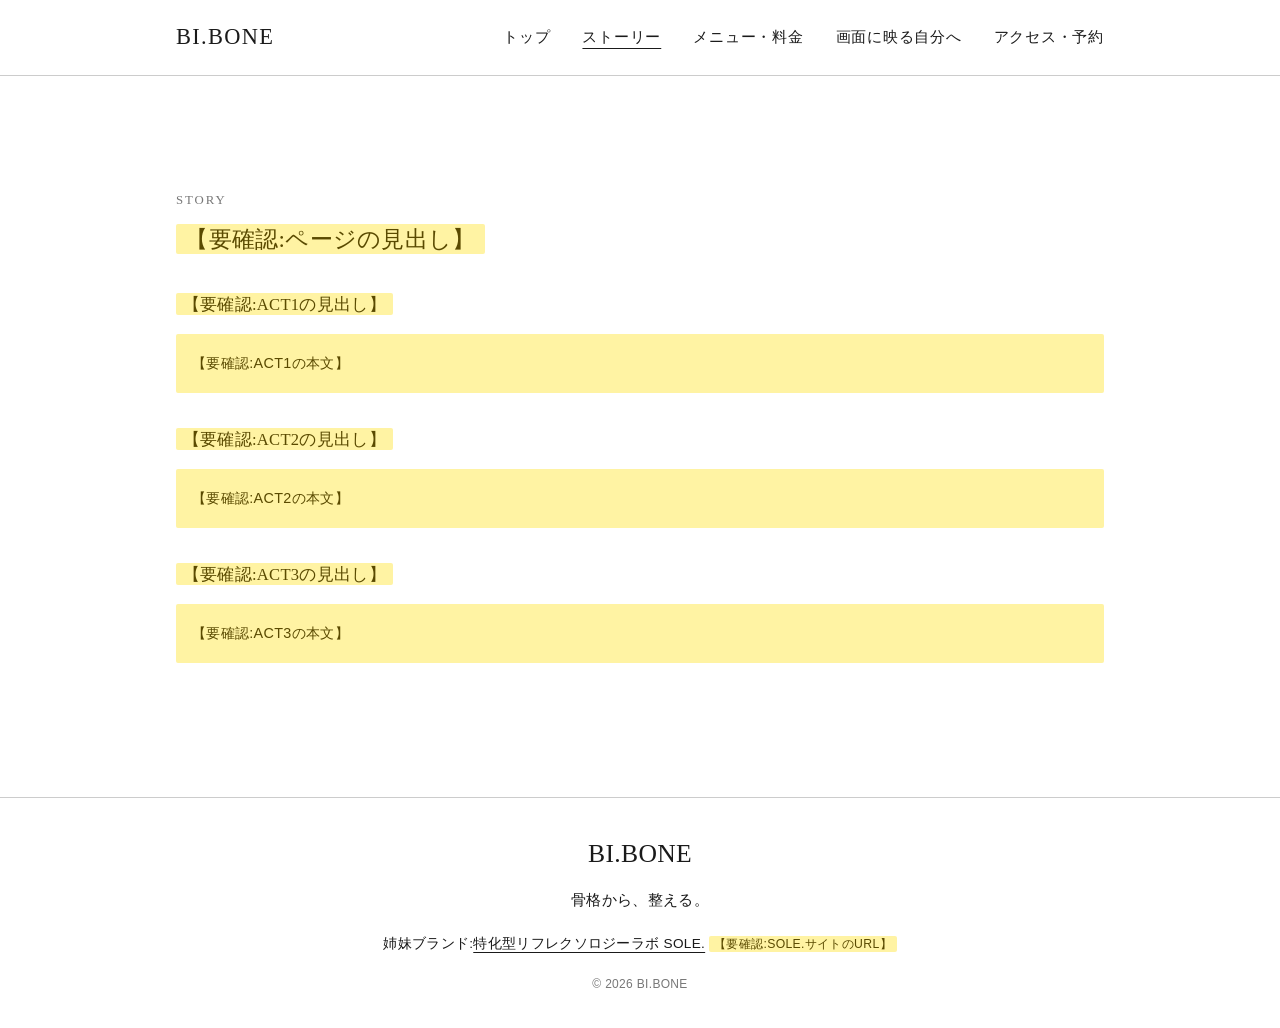
<file: story.html>
<!DOCTYPE html>
<html lang="ja">
<head>
<meta charset="UTF-8">
<meta name="viewport" content="width=device-width, initial-scale=1.0">
<!-- 公開前のため、検索エンジンに載せない。公開時に市川さんの判断で外す -->
<meta name="robots" content="noindex, nofollow">
<title>ストーリー | BI.BONE</title>
<!-- 【要確認:meta description】 -->
<!-- 【要確認:OGP画像・OGPの文言】 -->
<!-- 【要確認:favicon】 -->
<!-- 【要確認:Webフォント(未定のため読み込んでいない)】 -->
<link rel="stylesheet" href="assets/css/variables.css">
<link rel="stylesheet" href="assets/css/base.css">
<link rel="stylesheet" href="assets/css/components.css">
<link rel="stylesheet" href="assets/css/pages/story.css">
</head>
<body>

<header class="site-header">
  <div class="container site-header__inner">
    <a href="index.html" class="logo">BI.BONE</a>
    <button class="nav-toggle" aria-label="メニューを開く" aria-expanded="false" aria-controls="site-nav">
      <span></span><span></span><span></span>
    </button>
    <nav id="site-nav" class="site-nav">
      <ul>
        <li><a href="index.html">トップ</a></li>
        <li><a href="story.html" class="is-active" aria-current="page">ストーリー</a></li>
        <li><a href="menu.html">メニュー・料金</a></li>
        <li><a href="screen.html">画面に映る自分へ</a></li>
        <li><a href="access.html">アクセス・予約</a></li>
      </ul>
    </nav>
  </div>
</header>

<main>

  <section id="story">
    <div class="container">
    <!-- あとで書く中身の方向:ブランドストーリー。年数は「この道15年以上」。パチスロ時代は使わなくてよい。若石の流派名は出さない -->
      <div class="section-heading">
        <span class="section-heading__label">STORY</span>
        <h2 class="section-heading__title"><span class="todo">【要確認:ページの見出し】</span></h2>
      </div>
      <h3 class="story__act"><span class="todo">【要確認:ACT1の見出し】</span></h3>
      <span class="todo-block">【要確認:ACT1の本文】</span>
      <h3 class="story__act"><span class="todo">【要確認:ACT2の見出し】</span></h3>
      <span class="todo-block">【要確認:ACT2の本文】</span>
      <h3 class="story__act"><span class="todo">【要確認:ACT3の見出し】</span></h3>
      <span class="todo-block">【要確認:ACT3の本文】</span>
    </div>
  </section>
</main>

<footer class="site-footer">
  <div class="container site-footer__inner">
    <p class="site-footer__logo">BI.BONE</p>
    <p class="site-footer__tagline">骨格から、整える。</p>
    <p class="site-footer__sister">姉妹ブランド:<a href="#">特化型リフレクソロジーラボ SOLE.</a> <span class="todo">【要確認:SOLE.サイトのURL】</span></p>
    <p class="site-footer__copy">&copy; 2026 BI.BONE</p>
  </div>
</footer>

<script src="assets/js/main.js"></script>
</body>
</html>
</file>
<file: assets/css/variables.css>
:root {
  /*
   * BI.BONE の配色・フォントは未定。
   * 仮の無彩色(白・黒・グレー)だけを置いている。
   * デザインが決まったら、このファイルの値だけを差し替える。
   * SOLE. の配色(コーラル #D85A30 など)はコピーしていない。
   */

  /* Colors(仮) */
  --color-bg: #FFFFFF;
  --color-ink: #1A1A1A;
  --color-accent: #1A1A1A;       /* 仮。ブランドカラー決定後に差し替え */
  --color-accent-hover: #444444; /* 仮 */
  --color-sub: #CCCCCC;
  --color-muted: #777777;
  --color-bg-raised: #F4F4F4;

  /* 【要確認】マーカー */
  --color-todo-bg: #FFF3A3;
  --color-todo-ink: #5A4A00;

  /* Fonts(仮:Webフォントは読み込まず、端末の標準フォント) */
  --font-en-heading: Georgia, 'Times New Roman', serif;
  --font-jp-heading: 'Hiragino Mincho ProN', 'Yu Mincho', serif;
  --font-body: -apple-system, BlinkMacSystemFont, 'Hiragino Sans', 'Yu Gothic', 'Noto Sans JP', sans-serif;

  /* Spacing scale(SOLE. と同じ) */
  --space-xs: 0.5rem;
  --space-sm: 1rem;
  --space-md: 2rem;
  --space-lg: 4rem;
  --space-xl: 7rem;

  /* Layout */
  --max-width: 960px;
  --border-radius: 2px;
}
</file>
<file: assets/css/base.css>
* {
  box-sizing: border-box;
}

html {
  scroll-behavior: smooth;
}

body {
  margin: 0;
  background-color: var(--color-bg);
  color: var(--color-ink);
  font-family: var(--font-body);
  font-weight: 400;
  line-height: 1.9;
  letter-spacing: 0.02em;
  -webkit-font-smoothing: antialiased;
}

img {
  max-width: 100%;
  display: block;
}

a {
  color: inherit;
  text-decoration: none;
}

ul {
  list-style: none;
  margin: 0;
  padding: 0;
}

h1, h2, h3 {
  margin: 0;
  font-weight: 500;
  line-height: 1.5;
}

p {
  margin: 0 0 1.5em;
}

.container {
  width: 100%;
  max-width: var(--max-width);
  margin: 0 auto;
  padding: 0 var(--space-sm);
}

.jp-heading {
  font-family: var(--font-jp-heading);
}

.en-heading {
  font-family: var(--font-en-heading);
}

section {
  padding: var(--space-lg) 0;
}

@media (min-width: 768px) {
  section {
    padding: var(--space-xl) 0;
  }
}
</file>
<file: assets/css/components.css>
/* Logo */
.logo {
  font-family: var(--font-en-heading);
  font-size: 1.4rem;
  letter-spacing: 0.06em;
}

/* Header / Nav(SOLE. の構造を流用。項目が5つあるので、PC表示への切り替えは900px) */
.site-header {
  border-bottom: 1px solid var(--color-sub);
  background-color: var(--color-bg);
  position: sticky;
  top: 0;
  z-index: 100;
}

.site-header__inner {
  display: flex;
  align-items: center;
  justify-content: space-between;
  padding-top: var(--space-sm);
  padding-bottom: var(--space-sm);
}

.nav-toggle {
  display: flex;
  flex-direction: column;
  justify-content: center;
  gap: 5px;
  width: 32px;
  height: 32px;
  padding: 0;
  background: none;
  border: none;
  cursor: pointer;
}

.nav-toggle span {
  display: block;
  height: 1px;
  width: 100%;
  background-color: var(--color-ink);
  transition: transform 0.2s ease, opacity 0.2s ease;
}

.nav-toggle[aria-expanded="true"] span:nth-child(1) { transform: translateY(6px) rotate(45deg); }
.nav-toggle[aria-expanded="true"] span:nth-child(2) { opacity: 0; }
.nav-toggle[aria-expanded="true"] span:nth-child(3) { transform: translateY(-6px) rotate(-45deg); }

.site-nav {
  position: absolute;
  top: 100%;
  left: 0;
  right: 0;
  background-color: var(--color-bg);
  border-bottom: 1px solid var(--color-sub);
  display: none;
}

.site-nav.is-open { display: block; }

.site-nav ul {
  display: flex;
  flex-direction: column;
  padding: var(--space-sm) var(--space-sm) var(--space-md);
}

.site-nav li + li { margin-top: var(--space-sm); }

.site-nav a {
  font-size: 0.95rem;
  letter-spacing: 0.05em;
}

.site-nav a.is-active {
  text-decoration: underline;
  text-underline-offset: 0.4em;
}

@media (min-width: 900px) {
  .nav-toggle { display: none; }
  .site-nav {
    position: static;
    display: block;
    background-color: transparent;
    border-bottom: none;
  }
  .site-nav ul {
    flex-direction: row;
    padding: 0;
    gap: var(--space-md);
  }
  .site-nav li + li { margin-top: 0; }
}

/* Footer */
.site-footer {
  border-top: 1px solid var(--color-sub);
  padding: var(--space-md) 0;
  text-align: center;
}

.site-footer__logo {
  font-family: var(--font-en-heading);
  font-size: 1.6rem;
  margin-bottom: var(--space-xs);
}

.site-footer__tagline {
  font-family: var(--font-jp-heading);
  font-size: 0.95rem;
  margin-bottom: var(--space-sm);
}

.site-footer__sister {
  font-size: 0.85rem;
  margin-bottom: var(--space-sm);
}

.site-footer__sister a {
  text-decoration: underline;
  text-underline-offset: 0.3em;
}

.site-footer__copy {
  font-size: 0.75rem;
  color: var(--color-muted);
  margin-bottom: 0;
}

/* Buttons */
.btn {
  display: inline-block;
  padding: 0.9em 2.2em;
  font-size: 0.95rem;
  letter-spacing: 0.08em;
  border-radius: var(--border-radius);
  border: 1px solid var(--color-ink);
  transition: background-color 0.2s ease, color 0.2s ease, border-color 0.2s ease;
  text-align: center;
}

.btn--primary {
  background-color: var(--color-accent);
  border-color: var(--color-accent);
  color: var(--color-bg);
}

.btn--primary:hover {
  background-color: var(--color-accent-hover);
  border-color: var(--color-accent-hover);
}

.btn--outline {
  background-color: transparent;
  color: var(--color-ink);
}

.btn--outline:hover {
  background-color: var(--color-ink);
  color: var(--color-bg);
}

/* Section heading */
.section-heading {
  margin-bottom: var(--space-md);
}

.section-heading__label {
  display: block;
  font-family: var(--font-en-heading);
  font-size: 0.8rem;
  letter-spacing: 0.15em;
  color: var(--color-muted);
  margin-bottom: var(--space-xs);
}

.section-heading__title {
  font-family: var(--font-jp-heading);
  font-size: 1.35rem;
}

@media (min-width: 768px) {
  .section-heading__title { font-size: 1.6rem; }
}

section + section { border-top: 1px solid var(--color-bg-raised); }

/* 【要確認】マーカー。「【要確認」で全文検索すると、すべて拾える */
.todo {
  background-color: var(--color-todo-bg);
  color: var(--color-todo-ink);
  padding: 0.1em 0.4em;
  font-size: 0.9em;
  border-radius: 2px;
}

.todo-block {
  display: block;
  background-color: var(--color-todo-bg);
  color: var(--color-todo-ink);
  padding: var(--space-sm);
  font-size: 0.9rem;
  border-radius: 2px;
  margin: 0 0 1.5em;
}

/* Data table(料金・営業時間・会社概要) */
.data-table {
  width: 100%;
  border-collapse: collapse;
  margin-bottom: var(--space-sm);
  font-size: 0.95rem;
}

.data-table th,
.data-table td {
  padding: 0.8em 0.5em;
  border-bottom: 1px solid var(--color-sub);
  text-align: left;
  vertical-align: top;
}

.data-table th {
  font-weight: 500;
  word-break: keep-all;
  overflow-wrap: anywhere;
}

.data-table td.num {
  text-align: right;
  white-space: nowrap;
}

.data-table caption {
  text-align: left;
  font-family: var(--font-jp-heading);
  font-size: 1.05rem;
  padding-bottom: var(--space-xs);
}

.note {
  font-size: 0.85rem;
  color: var(--color-muted);
}

/* Page link cards */
.page-links {
  display: grid;
  gap: var(--space-sm);
}

@media (min-width: 768px) {
  .page-links { grid-template-columns: repeat(2, 1fr); }
}

.page-link-card {
  display: block;
  padding: var(--space-md) var(--space-sm);
  border: 1px solid var(--color-sub);
  border-radius: var(--border-radius);
  transition: border-color 0.2s ease;
}

.page-link-card:hover { border-color: var(--color-ink); }

.page-link-card__label {
  display: inline-block;
  font-size: 0.75rem;
  letter-spacing: 0.1em;
  color: var(--color-muted);
  margin-bottom: var(--space-xs);
}

.page-link-card__title {
  font-family: var(--font-jp-heading);
  font-size: 1.1rem;
  margin-bottom: 0;
}

.cta {
  text-align: center;
  margin-top: var(--space-md);
}

/* 料金表:時間・券種・料金の列は折り返さない(コース名だけ折り返す) */
.data-table thead ~ tbody td {
  white-space: nowrap;
}
</file>
<file: assets/css/pages/index.css>
.hero {
  padding: var(--space-xl) 0 var(--space-lg);
  text-align: center;
}
.hero__logo {
  font-family: var(--font-en-heading);
  font-size: 2.4rem;
  letter-spacing: 0.08em;
  margin-bottom: var(--space-sm);
}
.hero__tagline {
  font-family: var(--font-jp-heading);
  font-size: 1.4rem;
  margin-bottom: var(--space-md);
}
@media (min-width: 768px) {
  .hero__logo { font-size: 3.2rem; }
  .hero__tagline { font-size: 1.8rem; }
}
</file>
<file: assets/css/pages/access.css>
/* access.html 固有のスタイル(今は共通部品だけで足りている) */
</file>
<file: assets/css/pages/menu.css>
/* menu.html 固有のスタイル(今は共通部品だけで足りている) */
</file>
<file: assets/css/pages/screen.css>
.lp-hero {
  padding: var(--space-xl) 0 var(--space-lg);
  text-align: center;
}
.lp-hero__title {
  font-family: var(--font-jp-heading);
  font-size: 1.5rem;
  line-height: 1.6;
}
@media (min-width: 768px) {
  .lp-hero__title { font-size: 2rem; }
}
</file>
<file: assets/css/pages/story.css>
.story__act {
  font-family: var(--font-jp-heading);
  font-size: 1.15rem;
  margin: var(--space-md) 0 var(--space-sm);
}
</file>
